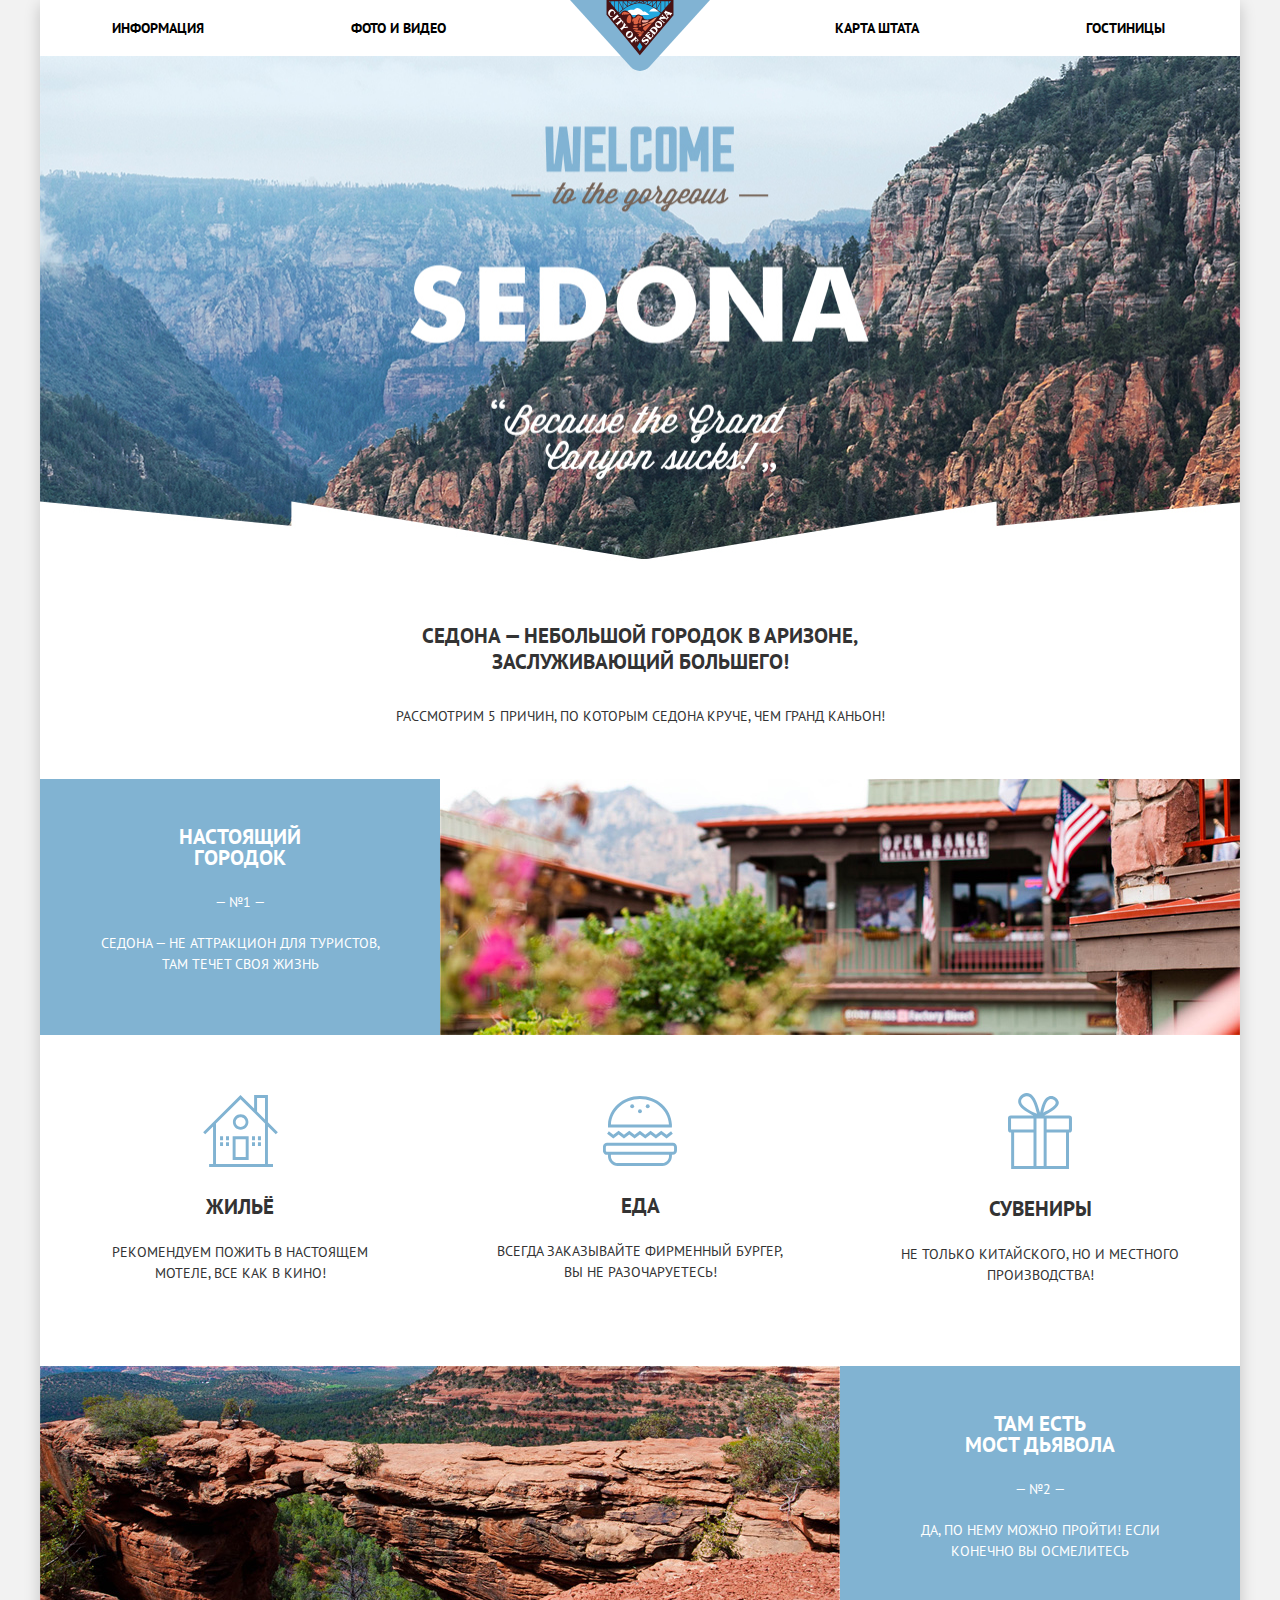
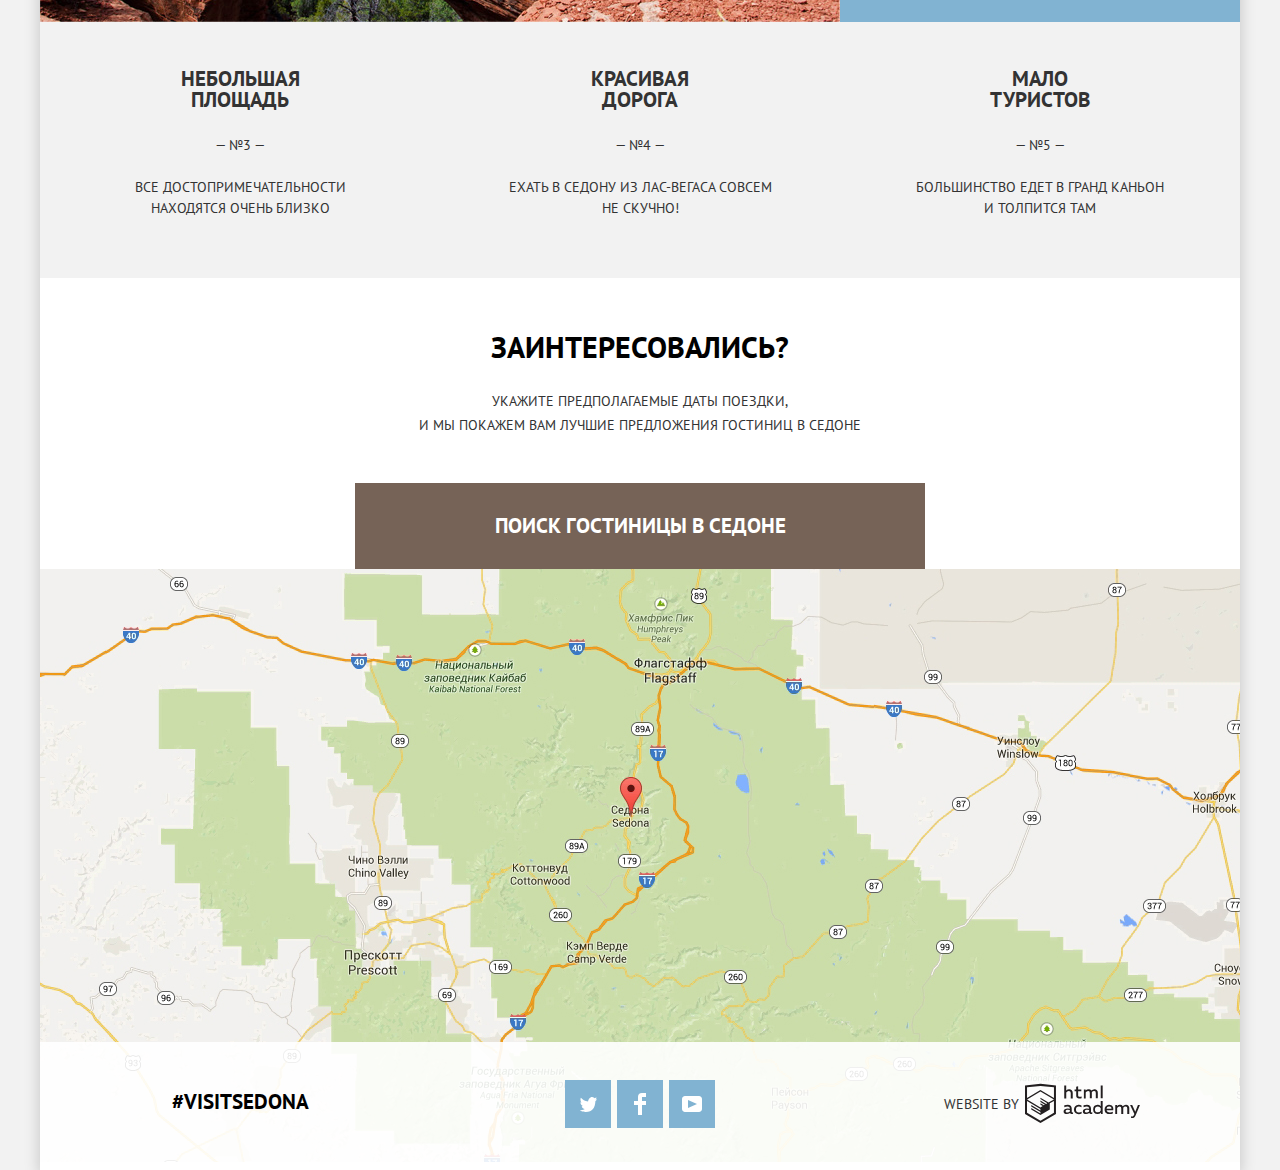
<file: index.html>
<!DOCTYPE html>
<html lang="ru">
  <head>
    <meta charset="utf-8">
    <title>HTML Academy: Седона</title>
    <link href="https://fonts.googleapis.com/css?family=PT+Sans:400,700&display=swap&subset=cyrillic" rel="stylesheet">
    <link rel="stylesheet" href="css/normalize.css">
    <link rel="stylesheet" href="css/style.min.css">
  </head>
  <body>
    <div class="body-wrapper">
  	 	<header class="main-header">
  			<nav class="main-navigation">
  				<a class="main-header-logo">
  					<img src="img/logo-sedona.svg" width="140" height="72" alt="Логотип Седоны">
  				</a>
        	<ul class="site-navigation">
  					<li class="menu-navigation"><a href="info.html">Информация</a></li>
  					<li class="menu-navigation"><a href="photo.html">Фото и видео</a></li>
  					<li class="menu-navigation"><a href="map.html">Карта штата</a></li>
  					<li class="menu-navigation"><a href="catalog.html">Гостиницы</a></li>
  				</ul>
      	</nav>
  		</header>
  		<main>
   			<div class="intro">
   				<h1 class="visually-hidden">Город Седона</h1>
   				<img src="img/sedona-index.jpg" width="1200" height="505" alt="Фото Седоны">
   			</div>
  			<section class="sedona-about">
  				<h3>Седона — небольшой городок в Аризоне,<br>заслуживающий большего!</h3>
  				<p>Рассмотрим 5 причин, по которым Седона круче, чем Гранд Каньон!</p>
  			</section>
     		<section class="reasons">
        	<div class="wrapper-reasons">
          	<h3 class="reasons-title">Настоящий городок</h3>
          	<p class="reasons-number">— №1 —</p>
          	<p class="reasons-text">Седона — не аттракцион для туристов, там течет своя жизнь</p>
        	</div>
        	<img src="img/true-city.jpg" width="800" height="256" alt="Вид города">
      	</section>
      	<section class="recomends-list">
        	<ul class="recomends">
          	<li class="recomend">
            	<img class="recomend-icon" src="img/icon-1.svg" width="75" height="72" alt="Иконка дома">
            	<h2 class="recomend-title">Жильё</h2>
            	<p class="recomend-text">Рекомендуем пожить в настоящем мотеле, все как в кино!</p>
          	</li>
         		<li class="recomend">
            	<img class="recomend-icon" src="img/icon-3.svg" width="74" height="70" alt="Иконка еды">
            	<h2 class="recomend-title">Еда</h2>
            	<p class="recomend-text">Всегда заказывайте фирменный бургер, вы не разочаруетесь!</p>
          	</li>
          	<li class="recomend">
            	<img class="recomend-icon" src="img/icon-2.svg" width="64" height="76" alt="Иконка сувенира">
            	<h2 class="recomend-title">Сувениры</h2>
            	<p class="recomend-text">Не только китайского, но и местного производства!</p>
          	</li>
        	</ul>
      	</section>
      	<section class="reasons">
       		<img src="img/devil's_bridge.jpg" width="800" height="256" alt="Мост дьявола">
        	<div class="wrapper-reasons">
          	<h3 class="reasons-title">Там есть Мост&nbsp;дьявола</h3>
          	<p class="reasons-number">— №2 —</p>
          	<p class="reasons-text">Да, по нему можно пройти! Если конечно вы осмелитесь</p>
        	</div>
      	</section>
      	<section class="attraction">
        	<ul class="recomends">
          	<li class="recomend">
            	<h2 class="attraction-title">Небольшая площадь</h2>
            	<p class="attraction-number">— №3 —</p>
            	<p class="attraction-text">Все достопримечательности находятся очень близко</p>
          	</li>
          	<li class="recomend">
            	<h2 class="attraction-title">Красивая дорога</h2>
            	<p class="attraction-number">— №4 —</p>
            	<p class="attraction-text">Ехать в Седону из Лас-Вегаса совсем не скучно!</p>
          	</li>
          	<li class="recomend">
            	<h2 class="attraction-title">Мало туристов</h2>
            	<p class="attraction-number">— №5 —</p>
           		<p class="attraction-text">Большинство едет в гранд каньон и&nbsp;толпится там</p>
          	</li>
        	</ul>
      	</section>
  			<section class="search">
  				<h2>Заинтересовались?</h2>
  				<p>Укажите предполагаемые даты поездки,<br> и мы покажем вам лучшие предложения гостиниц в Седоне</p>
  			</section>
  			<section class="search-info">
  				<h3>
  					<a class="hotel-search" href="#">Поиск гостиницы в Седоне</a>
  				</h3>
  				<form class="search-form" action="https://echo.htmlacademy.ru" method="get">
  					<div class="data-select">
  						<label for="check-in">Дата заезда:</label>
  						<input type="text" id="check-in" name="check-in" value="24 апреля 2017" required>
  						<span class="visually-hidden">Календарь</span>
  							<svg class="calendar" xmlns="http://www.w3.org/2000/svg" width="21" height="22" viewBox="0 0 21 22">
                	<path d="M19.251 2.025h-2.845V.648c0-.381-.294-.689-.656-.689-.363 0-.656.308-.656.689v1.377h-3.938V.648c0-.381-.294-.689-.655-.689-.363 0-.657.308-.657.689v1.377H5.906V.648c0-.381-.294-.689-.656-.689-.363 0-.657.308-.657.689v1.377H1.75C.784 2.025 0 2.847 0 3.862v16.302C0 21.179.784 22 1.75 22h17.501c.966 0 1.749-.821 1.749-1.836V3.862c0-1.015-.783-1.837-1.749-1.837zm.437 18.139a.448.448 0 0 1-.437.459H1.75a.45.45 0 0 1-.438-.459V3.862a.45.45 0 0 1 .438-.459h2.844v1.378c0 .381.294.689.657.689.362 0 .656-.308.656-.689V3.403h3.938v1.378c0 .381.294.689.657.689.361 0 .655-.308.655-.689V3.403h3.938v1.378c0 .381.293.689.656.689.362 0 .656-.308.656-.689V3.403h2.845c.241 0 .437.206.437.459v16.302z"/>
                	<path d="M4.594 8.225h2.625v2.066H4.594zM4.594 11.668h2.625v2.067H4.594zM4.594 15.112h2.625v2.066H4.594zM9.188 15.112h2.625v2.066H9.188zM9.188 11.668h2.625v2.067H9.188zM9.188 8.225h2.625v2.066H9.188zM13.781 15.112h2.625v2.066h-2.625zM13.781 11.668h2.625v2.067h-2.625zM13.781 8.225h2.625v2.066h-2.625z"/>
              	</svg>
  					</div>
  					<div class="data-select">
  						<label for="check-out">Дата выезда:</label>
  						<input type="text" id="check-out" name="check-out" value="4 июля 2017" required>
  						<span class="visually-hidden">Календарь</span>
  							<svg class="calendar" xmlns="http://www.w3.org/2000/svg" width="21" height="22" viewBox="0 0 21 22">
                	<path d="M19.251 2.025h-2.845V.648c0-.381-.294-.689-.656-.689-.363 0-.656.308-.656.689v1.377h-3.938V.648c0-.381-.294-.689-.655-.689-.363 0-.657.308-.657.689v1.377H5.906V.648c0-.381-.294-.689-.656-.689-.363 0-.657.308-.657.689v1.377H1.75C.784 2.025 0 2.847 0 3.862v16.302C0 21.179.784 22 1.75 22h17.501c.966 0 1.749-.821 1.749-1.836V3.862c0-1.015-.783-1.837-1.749-1.837zm.437 18.139a.448.448 0 0 1-.437.459H1.75a.45.45 0 0 1-.438-.459V3.862a.45.45 0 0 1 .438-.459h2.844v1.378c0 .381.294.689.657.689.362 0 .656-.308.656-.689V3.403h3.938v1.378c0 .381.294.689.657.689.361 0 .655-.308.655-.689V3.403h3.938v1.378c0 .381.293.689.656.689.362 0 .656-.308.656-.689V3.403h2.845c.241 0 .437.206.437.459v16.302z"/>
                	<path d="M4.594 8.225h2.625v2.066H4.594zM4.594 11.668h2.625v2.067H4.594zM4.594 15.112h2.625v2.066H4.594zM9.188 15.112h2.625v2.066H9.188zM9.188 11.668h2.625v2.067H9.188zM9.188 8.225h2.625v2.066H9.188zM13.781 15.112h2.625v2.066h-2.625zM13.781 11.668h2.625v2.067h-2.625zM13.781 8.225h2.625v2.066h-2.625z"/>
              	</svg>
  					</div>
						<div class="data-select-1">
							<div class="number-select">
								<label for="adults">Взрослые:</label>
								<div class="number">
									<button class="nmb-btn nmb-btn-minus">
                  	<span class="visually-hidden">Минус</span>&#45;
                	</button>
									<input type="number" id="adults" name="adults" value="2" required>
									<button class="nmb-btn nmb-btn-pls">
                  	<span class="visually-hidden">Плюс</span>&#43;
                	</button>
								</div>
							</div>
							<div class="number-select">
								<label class="kids" for="kids">Дети:</label>
								<div class="number">
									<button class="nmb-btn nmb-btn-minus">
                  	<span class="visually-hidden">Минус</span>&#45;
                	</button>
									<input type="number" id="kids" name="kids" value="0">
									<button class="nmb-btn nmb-btn-pls">
                  	<span class="visually-hidden">Плюс</span>&#43;
                	</button>
								</div>
							</div>
						</div>
						<button class="find-btn" type="submit">Найти</button>
  				</form>
  			</section>
        <div class="map"> 
      	  <h2 class="visually-hidden">Местоположение Седоны на карте</h2>
          <iframe src="https://www.google.com/maps/embed?pb=!1m18!1m12!1m3!1d838158.5410610628!2d-112.35548842403502!3d34.854800068339905!2m3!1f0!2f0!3f0!3m2!1i1024!2i768!4f13.1!3m3!1m2!1s0x872da132f942b00d%3A0x5548c523fa6c8efd!2z0KHQtdC00L7QvdCwLCDQkNGA0LjQt9C-0L3QsCA4NjMzNiwg0KHQqNCQ!5e0!3m2!1sru!2sru!4v1561226323681!5m2!1sru!2sru" width="1200" height="593" style="border:0" allowfullscreen></iframe>
      	</div>
  		</main>
  		<footer class="main-footer footer-map">
      	<p>
        	<a href="#" class="hashtag">#VisitSedona</a>
      	</p>
      	<ul class="footer-social">
        	<li>
        		<a class="social-button" href="#">
          	<span class="visually-hidden">Twitter</span>
            	<svg xmlns="http://www.w3.org/2000/svg" xmlns:xlink="http://www.w3.org/1999/xlink" width="17" height="15" viewBox="0 0 17 15">
              	<path fill="#FFF" d="M10.95.144c1.685-.496 2.984.27 3.577 1.179.673-.231 1.331-.481 2.011-.708a2.345 2.345 0 0 1-.857 1.768c.685.17 1.304-.491 1.304-.491-.169 1-1.006 1.788-1.563 2.024-.231 6.75-3.175 11.217-10.077 11.082h-.446c-.41 0-4.164-.46-4.898-1.887 2.271.196 3.893-.422 4.693-1.177-.96-.3-2.679-.477-2.979-2.95.349.106.564.228 1.19.119C1.705 8.247.374 7.53.448 5.33c.285.328 1.067.536 1.34.472C1.085 5.561-.182 2.442.894.85c1.818 1.854 3.735 3.606 7.152 3.773C8.254 2.33 9.183.793 10.95.144z"/>
            	</svg>
          	</a>
        	</li>
        	<li>
        		<a class="social-button" href="#">
        			<span class="visually-hidden">Facebook</span>
              	<svg xmlns="http://www.w3.org/2000/svg" width="12" height="22" viewBox="0 0 12 22">
                	<path fill="#FFF" d="M12 4V0H8a4 4 0 0 0-4 4v4H0v4h4v10h4V12h4V8H8V4h4z"/>
              	</svg>
        		</a>
        	</li>
        	<li>
          	<a class="social-button" href="#">
            	<span class="visually-hidden">YouTube</span>
            	<svg xmlns="http://www.w3.org/2000/svg" xmlns:xlink="http://www.w3.org/1999/xlink" width="20" height="16" viewBox="0 0 20 16">
              	<path fill="#FFF" d="M17 0H3C1.35 0 0 1.35 0 3v10c0 1.65 1.35 3 3 3h14c1.65 0 3-1.35 3-3V3c0-1.65-1.35-3-3-3zM6.027 11.998V4.002L15.014 8l-8.987 3.998z"/>
            	</svg>
          	</a>
        	</li>
      	</ul>
      	<p class="footer-copyright">
        	<span>Website by</span>
        	<a href="https://htmlacademy.ru/intensive/htmlcss" >
        		<svg class="copyright" id="Layer_1" data-name="Layer 1" xmlns="http://www.w3.org/2000/svg" width="115" height="41" viewBox="0 0 108.08 36.85">
            	<title>logo-htmlacademy-small1</title>
            	<path d="M44.61,26.88a2,2,0,0,0,.55-0.1v1.33a3.25,3.25,0,0,1-1.18.21,1.67,1.67,0,0,1-1.67-1,4.84,4.84,0,0,1-3.14,1.08c-1.51,0-2.91-.83-2.91-2.55,0-2.13,2-2.79,3.71-2.79a11.08,11.08,0,0,1,2.17.25v-0.3c0-1-.76-1.77-2.19-1.77a7.42,7.42,0,0,0-3,.64v-1.7a10.21,10.21,0,0,1,3.19-.55c2.36,0,3.81,1.12,3.81,3.65v3a0.54,0.54,0,0,0,.49.59h0.17Zm-6.44-1.13A1.35,1.35,0,0,0,39.63,27h0.11a3.39,3.39,0,0,0,2.41-1V24.58a9.72,9.72,0,0,0-1.81-.21c-1,0-2.16.33-2.16,1.38h0Zm12.36-6.11a5,5,0,0,1,2.57.64V22a4.08,4.08,0,0,0-2.3-.7,2.75,2.75,0,1,0,0,5.49,5,5,0,0,0,2.43-.64v1.71a6.27,6.27,0,0,1-2.76.57A4.21,4.21,0,0,1,46,24.51q0-.21,0-0.41a4.32,4.32,0,0,1,4.18-4.46h0.38Zm12.17,7.24a2,2,0,0,0,.55-0.1v1.33a3.25,3.25,0,0,1-1.18.21,1.67,1.67,0,0,1-1.67-1,4.84,4.84,0,0,1-3.14,1.08c-1.51,0-2.91-.83-2.91-2.55,0-2.13,2-2.79,3.71-2.79a11.08,11.08,0,0,1,2.17.25v-0.3c0-1-.76-1.77-2.19-1.77a7.42,7.42,0,0,0-3,.64v-1.7a10.21,10.21,0,0,1,3.19-.55c2.36,0,3.81,1.12,3.81,3.65v3a0.54,0.54,0,0,0,.49.59h0.17Zm-6.44-1.13A1.35,1.35,0,0,0,57.73,27h0.11a3.39,3.39,0,0,0,2.41-1V24.58a9.72,9.72,0,0,0-1.81-.21c-1.06,0-2.16.33-2.16,1.38h0ZM73,16V28.2H71.35V26.88a3.88,3.88,0,0,1-3.19,1.54,4.4,4.4,0,0,1,0-8.78,3.81,3.81,0,0,1,3,1.3V16H73Zm-4.53,5.22a2.76,2.76,0,1,0,0,5.52A2.86,2.86,0,0,0,71.15,25V23A2.91,2.91,0,0,0,68.49,21.27ZM79,19.64c3.31,0,4.46,2.68,3.92,5.09H76.7c0.21,1.5,1.67,2.11,3.19,2.11a6.11,6.11,0,0,0,2.64-.59v1.6a7.14,7.14,0,0,1-3,.57C77,28.42,74.78,27,74.78,24a4.18,4.18,0,0,1,4-4.39H79Zm0.09,1.54a2.28,2.28,0,0,0-2.44,2.1v0.06H81.3A2,2,0,0,0,79.13,21.18Zm5.73,7V19.87h1.65v1a3.81,3.81,0,0,1,2.78-1.27A2.86,2.86,0,0,1,91.89,21a4.12,4.12,0,0,1,2.91-1.33A3.06,3.06,0,0,1,98,23V28.2h-1.9V23.05a1.59,1.59,0,0,0-1.42-1.75H94.42a2.8,2.8,0,0,0-2.07,1.12V28.2h-1.9V23.05A1.59,1.59,0,0,0,89,21.31H88.8a3,3,0,0,0-2.21,1.29v5.63H84.86Zm21.31-8.33h1.9l-3.91,9.46c-0.9,2.17-2.09,2.86-3.35,2.86a4.76,4.76,0,0,1-1.1-.14V30.46a2.86,2.86,0,0,0,.85.12c0.9,0,1.58-.64,2.07-1.9l0.17-.42-4-8.4h2l2.86,6.29ZM38.73,1.46V6.22a3.81,3.81,0,0,1,2.7-1.14,3.25,3.25,0,0,1,3.44,3.4v5.15H43V8.72a1.81,1.81,0,0,0-1.61-2h-0.3a2.93,2.93,0,0,0-2.32,1.39v5.52h-1.9V1.46h1.9ZM49.94,2.31v3h3V6.91h-3v3.81c0,1.1.5,1.46,1.58,1.46a4.49,4.49,0,0,0,1.69-.33v1.6A6.8,6.8,0,0,1,51,13.8a2.55,2.55,0,0,1-2.86-2.74V6.89H46.58V5.26h1.5V2.74Zm5.4,11.31V5.28H57v1A3.81,3.81,0,0,1,59.77,5a2.86,2.86,0,0,1,2.6,1.33A4.12,4.12,0,0,1,65.28,5,3.06,3.06,0,0,1,68.44,8.4v5.21h-1.9V8.46a1.59,1.59,0,0,0-1.42-1.75H64.89a2.8,2.8,0,0,0-2.07,1.12v5.78h-1.9V8.46A1.59,1.59,0,0,0,59.5,6.71H59.27A3,3,0,0,0,57.06,8v5.63H55.34ZM71.17,1.45H73V13.6H71.17V1.45ZM14.71,0H14.55L0,1.54V28.21l14.55,8.66,14.55-8.66V1.54Zm12.5,27.1L14.55,34.64,1.9,27.12V16.18l12.59,7.5V25L5.86,19.9v1.31l8.68,5.21v1.39L5.87,22.65V24l8.68,5.21,8.75-5.24V18.31L27.2,16V27.12Zm0-12.53-3.48,2-1.6,1L14.51,13v1.31L21,18.23H21l-0.14.09-1,.54-5.37-3.2V17l4.24,2.52-1,.67-3.2-1.9v1.31l2.1,1.24L14.5,22.1,2,14.65,14.51,7.11Zm0-1.32L14.49,5.76,1.91,13.25v-10L14.56,1.92,27.21,3.25v10h0Z" transform="translate(0 -0.02)" fill="#231f20"/>
          	</svg>
        	</a> 
      	</p>
    	</footer>
    </div>
    <script src="js/script.min.js"></script>
  </body>
</html>
</file>
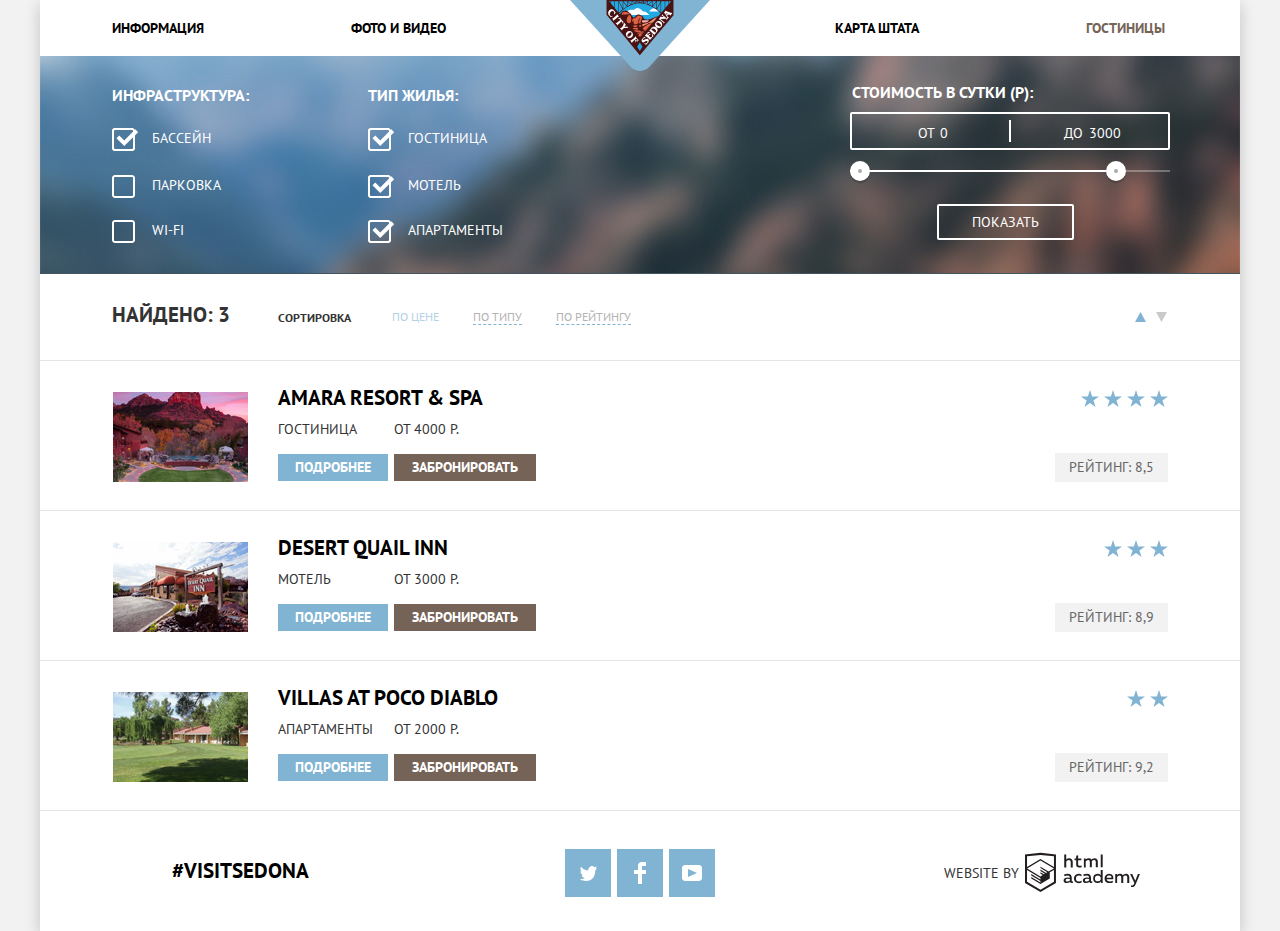
<file: catalog.html>
<!DOCTYPE html>
<html lang="ru">
	<head>
		<meta charset="utf-8">
		<title>HTML Academy: Седона</title>
		<link href="https://fonts.googleapis.com/css?family=PT+Sans:400,700&display=swap&subset=cyrillic" rel="stylesheet"> 
		<link rel="stylesheet" href="css/normalize.css">
		<link rel="stylesheet" href="css/style.min.css">
	</head>
	<body>
		<div class="body-wrapper">
			<header class="main-header">
				<nav class="main-navigation">
					<a class="main-header-logo" href="index.html">
						<img src="img/logo-sedona.svg" width="140" height="72" alt="Логотип Седоны">
					</a>
					<ul class="site-navigation">
						<li class="menu-navigation"><a href="info.html">Информация</a></li>
						<li class="menu-navigation"><a href="photo.html">Фото и видео</a></li>
						<li class="menu-navigation"><a href="map.html">Карта штата</a></li>
						<li class="menu-navigation active-page"><a>Гостиницы</a></li>
					</ul>
				</nav>
			</header>
			<main class="container">
				<section class="options">
					<h1 class="visually-hidden">Фильтр выбора отеля</h1>
        	<form class="filter-form" action="https://echo.htmlacademy.ru" method="get">
          	<fieldset class="infrastructure">
            	<legend class="legend">Инфраструктура:</legend>
            	<ul class="filter">
              	<li class="filter-option">
                	<input class="filter-input filter-input-checkbox visually-hidden" type="checkbox" name="swimming-pool" id="swimming-pool" checked>
                	<label for="swimming-pool" class="filter-checkbox">Бассейн</label>
              	</li>
              	<li class="filter-option">
                	<input class="filter-input filter-input-checkbox visually-hidden" type="checkbox" name="parking" id="parking">
                	<label for="parking" class="filter-checkbox">Парковка</label>
              	</li>
              	<li class="filter-option">
                	<input class="filter-input filter-input-checkbox visually-hidden" type="checkbox" name="wifi" id="wifi">
                	<label for="wifi" class="filter-checkbox">WI-FI</label>
              	</li>
            	</ul>
          	</fieldset>
          	<fieldset class="accomodation">
            	<legend class="legend">Тип жилья:</legend>
            	<ul class="filter">
              	<li class="filter-option">
               		<input class="filter-input filter-input-checkbox visually-hidden" type="checkbox" name="hotel" id="hotel" checked>
               		<label for="hotel">Гостиница</label>
              	</li>
              	<li class="filter-option">
                	<input class="filter-input filter-input-checkbox visually-hidden" type="checkbox" name="motel" id="motel" checked>
                	<label for="motel">Мотель</label>
              	</li>
              	<li class="filter-option">
                	<input class="filter-input filter-input-checkbox visually-hidden" type="checkbox" name="apartments" id="apartments" checked>
                	<label for="apartments">Апартаменты</label>
              	</li>
            	</ul>
						</fieldset>
						<div class="filter-range">
      				<div class="filter-range-title">Стоимость в сутки (р):</div>
      				<div class="price-controls">
        				<label class="min-price">от <input type="text" name="min-price" value="0"></label>
        				<label class="max-price">до <input type="text" name="max-price" value="3000"></label>
      				</div>
      				<div class="range-controls">
        				<div class="scale">
          				<div class="bar"></div>
        				</div>
        				<div class="range-toggle range-toggle-min"></div>
        				<div class="range-toggle range-toggle-max"></div>
      				</div>
      				<button class="btn-transparent" type="submit">Показать</button>
    				</div>
					</form>
				</section>
				<section class="sorting">
					<h1 class="visually-hidden">Сортировка</h1>
        	<p class="sorting-results">Найдено: 3</p>
        	<p class="sort-list">Сортировка</p>
        	<ul class="sorting-types">
          	<li><a class="active-link" href="#">По цене</a></li>
          	<li><a class="sorting-type" href="#">По типу</a></li>
          	<li><a class="sorting-type" href="#">По рейтингу</a></li>
        	</ul>
        	<a href="#">
          	<svg class="more" xmlns="http://www.w3.org/2000/svg" width="11" height="10" viewBox="0 0 11 10">
            	<path d="M5.5 0L0 10h11z"/>
          	</svg>
        	</a>
        	<a href="#">
          	<svg class="less" xmlns="http://www.w3.org/2000/svg" width="11" height="10" viewBox="0 0 11 10">
            	<path d="M5.5 10L0 0h11"/>
          	</svg>
        	</a>
				</section>
				<section class="catalog-results">
					<h2 class="visually-hidden">Результаты поиска</h2>
					<ul class="catalog-list">
						<li class="catalog-item">
							<p class="catalog-item-image">
								<img src="img/amara_hotel.jpg" width="135" height="90" alt="Фото отеля Amara Resort & Spa">
							</p>
							<div class="wrapper-catalog">
								<h3>
									<a href="catalog-item.html" class="catalog-item-title">Amara Resort & Spa</a>
								</h3>
								<div class="wrapper-info">
									<div class="hotel-info">
										<p class="hotel-info-title">Гостиница</p>
										<a class="button-selection" href="catalog-item.html">Подробнее</a>
									</div>
									<div class="price-tag">
										<p class="price-tag-title">От 4000 р.</p>
										<a class="button-selection button-color" href="#">Забронировать</a>
									</div>
								</div>
							</div>
							<div class="hotel-rate">
								<span class="visually-hidden">4 звезды</span>
								<div class="wrapper-stars">
									<img class="stars" src="img/star.svg" width="18" height="17" alt="Звезда"><img class="stars" src="img/star.svg" width="18" height="17" alt="Звезда"><img class="stars" src="img/star.svg" width="18" height="17" alt="Звезда"><img class="stars" src="img/star.svg" width="18" height="17" alt="Звезда">
								</div>
								<span class="hotel-rate-title">Рейтинг: 8,5</span>
							</div>  
						</li>
						<li class="catalog-item">
							<p class="catalog-item-image">
								<img src="img/desert_quial_inn.jpg" width="135" height="90" alt="Фото отеля Desert Quail Inn">
							</p>
							<div class="wrapper-catalog">
								<h3>
									<a href="catalog-item.html" class="catalog-item-title">Desert Quail Inn</a>
								</h3>
								<div class="wrapper-info">
									<div class="hotel-info">
										<p class="hotel-info-title">Мотель</p>
										<a class="button-selection" href="catalog-item.html">Подробнее</a>
									</div>
									<div class="price-tag">
										<p class="price-tag-title">От 3000 р.</p>
										<a class="button-selection button-color" href="#">Забронировать</a>
									</div>
								</div>
							</div>
							<div class="hotel-rate">
								<span class="visually-hidden">3 звезды</span>
								<div class="wrapper-stars">
									<img class="stars" src="img/star.svg" width="18" height="17" alt="Звезда"><img class="stars" src="img/star.svg" width="18" height="17" alt="Звезда"><img class="stars" src="img/star.svg" width="18" height="17" alt="Звезда">
								</div>
								<span class="hotel-rate-title">Рейтинг: 8,9</span>
							</div> 
						</li>
						<li class="catalog-item">
							<p class="catalog-item-image">
								<img src="img/villas_at_poco_diablo.jpg" width="135" height="90" alt="Фото отеля Villas At Poco Diablo">
							</p>
							<div class="wrapper-catalog">
								<h3>
									<a href="catalog-item.html" class="catalog-item-title">Villas At Poco Diablo</a>
								</h3>
								<div class="wrapper-info">
									<div class="hotel-info">
										<p class="hotel-info-title">Апартаменты</p>
										<a class="button-selection" href="catalog-item.html">Подробнее</a>
									</div>
									<div class="price-tag">
										<p class="price-tag-title">От 2000 р.</p>
										<a class="button-selection button-color" href="#">Забронировать</a>
									</div>
								</div>
							</div>
							<div class="hotel-rate">
								<span class="visually-hidden">2 звезды</span>
								<div class="wrapper-stars">
									<img class="stars" src="img/star.svg" width="18" height="17" alt="Звезда"><img class="stars" src="img/star.svg" width="18" height="17" alt="Звезда">
								</div>
								<span class="hotel-rate-title">Рейтинг: 9,2</span>
							</div>  
						</li>
					</ul>
				</section>
			</main>
			<footer class="main-footer">
				<p>
					<a href="#" class="hashtag">#VisitSedona</a>
				</p>
				<ul class="footer-social">
        	<li>
        		<a class="social-button" href="#">
          	<span class="visually-hidden">Twitter</span>
            	<svg xmlns="http://www.w3.org/2000/svg" xmlns:xlink="http://www.w3.org/1999/xlink" width="17" height="15" viewBox="0 0 17 15">
              	<path fill="#FFF" d="M10.95.144c1.685-.496 2.984.27 3.577 1.179.673-.231 1.331-.481 2.011-.708a2.345 2.345 0 0 1-.857 1.768c.685.17 1.304-.491 1.304-.491-.169 1-1.006 1.788-1.563 2.024-.231 6.75-3.175 11.217-10.077 11.082h-.446c-.41 0-4.164-.46-4.898-1.887 2.271.196 3.893-.422 4.693-1.177-.96-.3-2.679-.477-2.979-2.95.349.106.564.228 1.19.119C1.705 8.247.374 7.53.448 5.33c.285.328 1.067.536 1.34.472C1.085 5.561-.182 2.442.894.85c1.818 1.854 3.735 3.606 7.152 3.773C8.254 2.33 9.183.793 10.95.144z"/>
            	</svg>
          	</a>
        	</li>
        	<li>
        		<a class="social-button" href="#">
        			<span class="visually-hidden">Facebook</span>
              	<svg xmlns="http://www.w3.org/2000/svg" width="12" height="22" viewBox="0 0 12 22">
                	<path fill="#FFF" d="M12 4V0H8a4 4 0 0 0-4 4v4H0v4h4v10h4V12h4V8H8V4h4z"/>
              	</svg>
        		</a>
        	</li>
        	<li>
          	<a class="social-button" href="#">
            	<span class="visually-hidden">YouTube</span>
            	<svg xmlns="http://www.w3.org/2000/svg" xmlns:xlink="http://www.w3.org/1999/xlink" width="20" height="16" viewBox="0 0 20 16">
              	<path fill="#FFF" d="M17 0H3C1.35 0 0 1.35 0 3v10c0 1.65 1.35 3 3 3h14c1.65 0 3-1.35 3-3V3c0-1.65-1.35-3-3-3zM6.027 11.998V4.002L15.014 8l-8.987 3.998z"/>
            	</svg>
          	</a>
        	</li>
      	</ul>
      	<p class="footer-copyright">
        	<span>Website by</span>
        	<a href="https://htmlacademy.ru/intensive/htmlcss" >
        		<svg class="copyright" id="Layer_1" data-name="Layer 1" xmlns="http://www.w3.org/2000/svg" width="115" height="41" viewBox="0 0 108.08 36.85">
            	<title>logo-htmlacademy-small1</title>
            	<path d="M44.61,26.88a2,2,0,0,0,.55-0.1v1.33a3.25,3.25,0,0,1-1.18.21,1.67,1.67,0,0,1-1.67-1,4.84,4.84,0,0,1-3.14,1.08c-1.51,0-2.91-.83-2.91-2.55,0-2.13,2-2.79,3.71-2.79a11.08,11.08,0,0,1,2.17.25v-0.3c0-1-.76-1.77-2.19-1.77a7.42,7.42,0,0,0-3,.64v-1.7a10.21,10.21,0,0,1,3.19-.55c2.36,0,3.81,1.12,3.81,3.65v3a0.54,0.54,0,0,0,.49.59h0.17Zm-6.44-1.13A1.35,1.35,0,0,0,39.63,27h0.11a3.39,3.39,0,0,0,2.41-1V24.58a9.72,9.72,0,0,0-1.81-.21c-1,0-2.16.33-2.16,1.38h0Zm12.36-6.11a5,5,0,0,1,2.57.64V22a4.08,4.08,0,0,0-2.3-.7,2.75,2.75,0,1,0,0,5.49,5,5,0,0,0,2.43-.64v1.71a6.27,6.27,0,0,1-2.76.57A4.21,4.21,0,0,1,46,24.51q0-.21,0-0.41a4.32,4.32,0,0,1,4.18-4.46h0.38Zm12.17,7.24a2,2,0,0,0,.55-0.1v1.33a3.25,3.25,0,0,1-1.18.21,1.67,1.67,0,0,1-1.67-1,4.84,4.84,0,0,1-3.14,1.08c-1.51,0-2.91-.83-2.91-2.55,0-2.13,2-2.79,3.71-2.79a11.08,11.08,0,0,1,2.17.25v-0.3c0-1-.76-1.77-2.19-1.77a7.42,7.42,0,0,0-3,.64v-1.7a10.21,10.21,0,0,1,3.19-.55c2.36,0,3.81,1.12,3.81,3.65v3a0.54,0.54,0,0,0,.49.59h0.17Zm-6.44-1.13A1.35,1.35,0,0,0,57.73,27h0.11a3.39,3.39,0,0,0,2.41-1V24.58a9.72,9.72,0,0,0-1.81-.21c-1.06,0-2.16.33-2.16,1.38h0ZM73,16V28.2H71.35V26.88a3.88,3.88,0,0,1-3.19,1.54,4.4,4.4,0,0,1,0-8.78,3.81,3.81,0,0,1,3,1.3V16H73Zm-4.53,5.22a2.76,2.76,0,1,0,0,5.52A2.86,2.86,0,0,0,71.15,25V23A2.91,2.91,0,0,0,68.49,21.27ZM79,19.64c3.31,0,4.46,2.68,3.92,5.09H76.7c0.21,1.5,1.67,2.11,3.19,2.11a6.11,6.11,0,0,0,2.64-.59v1.6a7.14,7.14,0,0,1-3,.57C77,28.42,74.78,27,74.78,24a4.18,4.18,0,0,1,4-4.39H79Zm0.09,1.54a2.28,2.28,0,0,0-2.44,2.1v0.06H81.3A2,2,0,0,0,79.13,21.18Zm5.73,7V19.87h1.65v1a3.81,3.81,0,0,1,2.78-1.27A2.86,2.86,0,0,1,91.89,21a4.12,4.12,0,0,1,2.91-1.33A3.06,3.06,0,0,1,98,23V28.2h-1.9V23.05a1.59,1.59,0,0,0-1.42-1.75H94.42a2.8,2.8,0,0,0-2.07,1.12V28.2h-1.9V23.05A1.59,1.59,0,0,0,89,21.31H88.8a3,3,0,0,0-2.21,1.29v5.63H84.86Zm21.31-8.33h1.9l-3.91,9.46c-0.9,2.17-2.09,2.86-3.35,2.86a4.76,4.76,0,0,1-1.1-.14V30.46a2.86,2.86,0,0,0,.85.12c0.9,0,1.58-.64,2.07-1.9l0.17-.42-4-8.4h2l2.86,6.29ZM38.73,1.46V6.22a3.81,3.81,0,0,1,2.7-1.14,3.25,3.25,0,0,1,3.44,3.4v5.15H43V8.72a1.81,1.81,0,0,0-1.61-2h-0.3a2.93,2.93,0,0,0-2.32,1.39v5.52h-1.9V1.46h1.9ZM49.94,2.31v3h3V6.91h-3v3.81c0,1.1.5,1.46,1.58,1.46a4.49,4.49,0,0,0,1.69-.33v1.6A6.8,6.8,0,0,1,51,13.8a2.55,2.55,0,0,1-2.86-2.74V6.89H46.58V5.26h1.5V2.74Zm5.4,11.31V5.28H57v1A3.81,3.81,0,0,1,59.77,5a2.86,2.86,0,0,1,2.6,1.33A4.12,4.12,0,0,1,65.28,5,3.06,3.06,0,0,1,68.44,8.4v5.21h-1.9V8.46a1.59,1.59,0,0,0-1.42-1.75H64.89a2.8,2.8,0,0,0-2.07,1.12v5.78h-1.9V8.46A1.59,1.59,0,0,0,59.5,6.71H59.27A3,3,0,0,0,57.06,8v5.63H55.34ZM71.17,1.45H73V13.6H71.17V1.45ZM14.71,0H14.55L0,1.54V28.21l14.55,8.66,14.55-8.66V1.54Zm12.5,27.1L14.55,34.64,1.9,27.12V16.18l12.59,7.5V25L5.86,19.9v1.31l8.68,5.21v1.39L5.87,22.65V24l8.68,5.21,8.75-5.24V18.31L27.2,16V27.12Zm0-12.53-3.48,2-1.6,1L14.51,13v1.31L21,18.23H21l-0.14.09-1,.54-5.37-3.2V17l4.24,2.52-1,.67-3.2-1.9v1.31l2.1,1.24L14.5,22.1,2,14.65,14.51,7.11Zm0-1.32L14.49,5.76,1.91,13.25v-10L14.56,1.92,27.21,3.25v10h0Z" transform="translate(0 -0.02)" fill="#231f20"/>
          	</svg>
        	</a> 
      	</p>
			</footer>
		</div>
	</body>
</html>
</file>
<file: css/style.min.css>
body{margin:0 auto;padding:0;width:1200px;font-family:"PT Sans",Arial,sans-serif;font-size:14px;line-height:26px;font-weight:700;color:#333;background-color:#f2f2f2;text-transform:uppercase;position:relative}a{text-decoration:none}img{max-width:100%;height:auto}.body-wrapper{background-color:#fff;box-shadow:0 5px 15px 0 rgba(0,1,1,.2)}.visually-hidden:not(focus):not(active){position:absolute;width:1px;height:1px;margin:-1px;border:0;padding:0;white-space:nowrap;clip-path:inset(100%);clip:rect(0 0 0 0);overflow:hidden}.main-navigation{position:relative;background-color:#fff}.main-header-logo{position:absolute;left:530px;right:530px;z-index:9}.site-navigation{margin:0;padding:15px 0;list-style:none}.site-navigation li{display:inline}.site-navigation li:first-child{margin-left:72px}.site-navigation li:nth-child(2){margin-left:143px;margin-right:385px}.site-navigation li:nth-child(4){margin-left:163px}.site-navigation a{color:#000}.site-navigation a:focus,.site-navigation a:hover{color:#81b3d2}.site-navigation a:active{color:#000;opacity:.3}.active-page a{color:#766357}.intro img{background-color:#cce1f2;min-height:505px}.sedona-about h3{font-size:21px;line-height:26px;font-weight:700;text-align:center;margin-top:54px}.sedona-about p{font-weight:400;color:#333;text-align:center;margin-top:28px;margin-bottom:50px}.reasons{display:flex;margin:0 auto;background-color:#81b3d2;color:#fff}.wrapper-reasons{width:400px;min-height:256px;align-items:center;text-align:center}.reasons-title{font-size:21px;line-height:21px;padding-top:47px;padding-bottom:24px;width:160px;margin:0 auto}.reasons-number{line-height:21px;font-weight:400;padding-bottom:20px;margin:0 auto}.reasons-text{line-height:21px;font-weight:400;margin:0 auto;width:305px}.recomends-list{min-height:331px}.recomends{margin:0 auto;list-style:none;display:flex;justify-content:space-around;align-items:center;padding:0}.recomend{text-align:center;width:400px}.recomend-title{padding-bottom:4px;padding-top:2px}.recomend-text{line-height:21px;font-weight:400;width:290px;margin:0 auto}.recomend-icon{padding-top:58px}.attraction{background-color:#f2f2f2;min-height:256px}.attraction-title{padding-top:46px;padding-bottom:25px;width:123px;margin:0 auto;line-height:21px}.attraction-text{font-weight:400;line-height:21px;padding-top:21px;width:268px;margin:0 auto}.attraction-number{font-weight:400;line-height:21px;margin:0 auto}.search h2{display:block;text-align:center;font-size:30px;line-height:36px;color:#000;margin:0 auto;padding-top:51px;padding-bottom:24px}.search p{display:block;text-align:center;line-height:24px;font-weight:400;color:#333;margin:0 auto;margin-bottom:46px}.search-info{width:570px;padding:0;margin:0 auto;background-color:#fff}.search-info h3{font-size:21px;text-transform:uppercase;text-align:center;margin:0;padding:0}.hotel-search{position:relative;z-index:11;display:block;padding:30px 135px;color:#fff;background-color:#766357}.hotel-search:hover{background-color:#604e43}.hotel-search:active{background-color:#503e33;color:#857871}.search-form{position:absolute;z-index:9;width:460px;padding:55px;box-shadow:0 7px 15px rgba(0,1,1,.15);background-color:#fff}.search-form input[type=text],input[type=number]{height:38px;border:none;margin:0 auto;text-transform:uppercase;font:inherit;-webkit-box-sizing:border-box;box-sizing:border-box;background-color:#f2f2f2}.search-form input[type=text]{min-width:346px;text-align:left;padding:0;padding-left:12px;margin:0;margin-left:16px}.search-form input[type=number]{width:38px;text-align:center;margin:0;padding:0}.search-form-show{animation-name:move;animation-duration:1s}.search-form-hidden{display:none;animation:.6s forwards}@keyframes move{from{transform:translateY(-90px)}to{transform:translateY(0)}}.modal-error{animation-name:shake;animation-duration:.6s}@keyframes shake{0%,100%{transform:translateX(0)}10%,30%,50%,70%,90%{transform:translateX(-10px)}20%,40%,60%,80%{transform:translateX(10px)}}.data-select{position:relative;display:flex;justify-content:space-between;align-items:center;margin-bottom:30px}.data-select-1{display:flex;justify-content:space-between;align-items:center}.number-select{display:flex;width:227px;justify-content:space-between;align-items:center;margin-bottom:52px}input[type=number]{-moz-appearance:textfield;-webkit-appearance:textfield;appearance:textfield}input[type=number]::-webkit-inner-spin-button,input[type=number]::-webkit-outer-spin-button{-webkit-appearance:none;appearance:none;margin:0}.search-form input[type=number]:hover,.search-form input[type=text]:hover{background-color:#ebebeb}.search-form input[type=number]:focus,.search-form input[type=text]:focus{background-color:#fff;box-shadow:inset 0 0 0 2px #e5e5e5}.calendar{position:absolute;margin-right:0;padding-right:0;right:9px;bottom:7px}.calendar{fill:#818181}.calendar:hover{fill:#000}.calendar:active{fill:#81b3d2}.kids{margin-left:48px}.number{display:flex;justify-content:space-between}.nmb-btn{text-align:center;width:38px;height:38px;border:none;color:#a9a9a9;font-weight:700;font-size:26px;margin:0;background-color:#f2f2f2}.nmb-btn-minus:hover{color:#000;border:none}.nmb-btn-minus:active{color:#81b3d2;border:none}.nmb-btn-pls:hover{color:#000;border:none}.nmb-btn-pls:active{color:#81b3d2;border:none}.find-btn{background-color:#81b3d2;text-transform:uppercase;color:#fff;font-weight:700;text-align:center;font-size:21px;border:none;margin:0 auto;padding:18px 196px;width:100%}.find-btn:hover{background-color:#669ec0}.find-btn:active{background-color:#5496bd;color:#88b6d1}.options{background-color:#425460;background-image:url(../img/sedona-hotels.jpg);background-repeat:no-repeat;height:218px;display:flex;justify-content:space-between}.filter-form{font-size:16px;display:flex;justify-content:space-between;font-weight:700;color:#fff;align-items:center;padding-top:0;padding-bottom:0}.infrastructure{margin-right:117px;margin-left:72px;margin-bottom:3px}.accomodation{margin-bottom:3px}.filter-form fieldset{padding:0;border:0}.legend{margin-bottom:24px}.filter{padding:0;margin:0;list-style-type:none}.filter-option{padding-left:40px}.filter-option label{position:relative;display:block;cursor:pointer;font-size:14px;line-height:21px;font-weight:400}.filter li:first-child{margin-bottom:27px;position:relative;bottom:4px}.filter li:nth-child(2){margin-bottom:24px;position:relative;bottom:5px}.filter li:last-child{position:relative;bottom:5px}.filter-input-checkbox+label::before{content:"";position:absolute;background-image:url(../img/checkbox-off.svg);background-repeat:no-repeat;width:28px;height:23px;left:-40px}.filter-input-checkbox:checked+label::after{content:"";position:absolute;background-image:url(../img/checkbox-on.svg);background-repeat:no-repeat;width:28px;height:23px;left:-40px}.filter-input-checkbox:focus+label::before{outline:#8dc1fc auto 3px}.checkbox+label{cursor:pointer}.filter-range{width:320px;color:#fff;text-transform:uppercase;margin-left:345px;margin-right:80px;margin-top:-28px;margin-bottom:-20px}.filter-range-title{margin-bottom:9px;font-weight:600;font-size:16px;line-height:21px;margin-left:2px}.price-controls{position:relative;height:34px;margin-bottom:20px;font-size:0;border:2px solid #fff;border-radius:2px}.price-controls::after{content:"";position:absolute;top:50%;left:50%;width:2px;height:22px;background:#fff;transform:translate(-50%,-50%)}.price-controls label{display:inline-block;font-size:14px;line-height:38px;font-weight:400;vertical-align:top;cursor:pointer}.price-controls .max-price,.price-controls .min-price{width:80px;padding-left:66px}.price-controls input{width:50px;margin:0;color:inherit;line-height:21px;font-weight:400;background:0 0;border:none}.price-controls input[type=text]{margin-top:0;padding-bottom:10px}.range-controls{position:relative;margin-bottom:32px}.range-controls .scale{height:2px;background:rgba(255,255,255,.3)}.range-controls .bar{width:80%;height:2px;background:#fff}.range-toggle{position:absolute;top:-9px;width:4px;height:4px;background:#ababab;border:8px solid #fff;border-radius:50%;box-shadow:0 2px 1px 0 rgba(0,1,1,.2);cursor:pointer}.range-toggle:hover{background:#1c4f80}.range-toggle-min{left:0}.range-toggle-max{left:80%}.btn-transparent{display:block;margin:0 auto;margin-left:87px;padding:6px 33px;font-size:14px;line-height:20px;color:#fff;text-transform:uppercase;background:0 0;border:2px solid #fff;border-radius:2px;cursor:pointer}.btn-transparent:hover{color:#000;background:#fff}.sorting{display:flex;justify-content:space-around;align-items:center;height:86px;border-bottom:1px solid #e5e5e5}.sorting-results{font-weight:700;font-size:21px;padding-left:72px;padding-bottom:5px;margin-left:0}.sort-list{margin:0 auto;font-weight:700;font-size:12px;margin-left:48px;margin-right:0;padding-top:2px}.sorting-types{font-size:12px;font-weight:400;display:flex;justify-content:space-between;margin:0 auto;margin-left:41px;padding-left:0;list-style:none}.sorting-type:hover{color:#b3d1e4;border-bottom:1px dashed #81b3d2}.sorting-type:active{color:#000;border-bottom:0}.sorting-type{color:#b2b2b2;border-bottom:1px dashed #81b3d2}.active-link{color:#b3d1e4}.active-link,.sorting-type{margin-right:34px}.more{fill:#81b3d2}.more:hover{fill:#000}.more:active{fill:#81b3d2}.less{fill:#cacaca;margin-right:73px;margin-left:10px}.less:hover{fill:#000}.less:active{fill:#81b3d2}.catalog-list{margin:0;padding:0}.catalog-item{display:flex;margin:0 auto;padding:0;list-style:none;border-bottom:1px solid #e5e5e5}.catalog-item-image{margin-left:73px;margin-top:31px;margin-bottom:20px;padding:0}.wrapper-catalog{display:flex;flex-direction:column;align-items:flex-start;margin-left:30px;width:280px}.wrapper-catalog h3{margin:0;margin-top:24px;margin-bottom:7px}.hotel-rate{display:flex;flex-direction:column;align-items:flex-end;width:120px;margin-right:72px;margin-top:4px;margin-left:auto}.wrapper-stars{display:flex;flex-direction:row-reverse;justify-content:flex-end;padding-top:25px;padding-bottom:46px}.stars{padding-left:5px}.wrapper-info{display:flex;margin:0;padding:0}.hotel-info{width:110px;margin-right:6px}.price-tag{width:142px;margin:0;padding:0}.catalog-item-title{font-size:21px;line-height:26px;font-weight:700;color:#000}.catalog-item-title:focus,.catalog-item-title:hover{color:#81b3d2}.catalog-item-title:active{color:#cacaca}.hotel-rate-title{font-size:14px;line-height:21px;font-weight:400;color:#666;padding:4px 14px;background-color:#f2f2f2}.hotel-info-title,.price-tag-title{font-size:14px;line-height:21px;font-weight:400;color:#333;padding:0;margin:0;margin-bottom:14px}.button-selection{line-height:21px;display:block;padding:3px 6px;margin:0;text-align:center;color:#fff;background-color:#81b3d2;border:none;list-style:none}.button-selection:focus,.button-selection:hover{background-color:#669ec0}.button-selection:active{background-color:#5496bd;color:rgba(255,255,255,.3)}.button-color{padding:3px 16px;text-align:center;background-color:#766357}.button-color:focus,.button-color:hover{background-color:#604e43}.button-color:active{background-color:#503e33;color:rgba(255,255,255,.3)}.main-footer{margin:0 auto;padding:0;display:flex;width:1200px;justify-content:space-between;align-items:center;height:120px;background-color:rgba(255,255,255,.9)}.map{position:relative;background-image:url(../img/map.jpg);background-repeat:no-repeat;min-height:593px}.footer-map{position:absolute;bottom:0;margin-bottom:8px}.hashtag{display:block;font-size:21px;color:#000;margin:0 auto;margin-left:132px}.footer-social{display:flex;justify-content:space-between;width:150px;padding:0;padding-top:4px;margin-left:256px;margin-right:229px;list-style:none}.social-button{display:flex;justify-content:center;align-items:center;width:46px;height:48px;background-color:#81b3d2}.social-button:focus,.social-button:hover{background-color:#669ec0}.social-button:active path{fill:#fff;background-color:#5496bd;opacity:.3}.footer-copyright{display:flex;width:197px;justify-content:space-between;align-items:center;padding:0;padding-top:3px;margin-right:100px}.footer-copyright span{font-weight:400;vertical-align:middle}.copyright{display:inline-block;vertical-align:top}.copyright:focus path,.copyright:hover path{fill:#81b3d2}.copyright:active path{fill:#bdbbbc}
</file>
